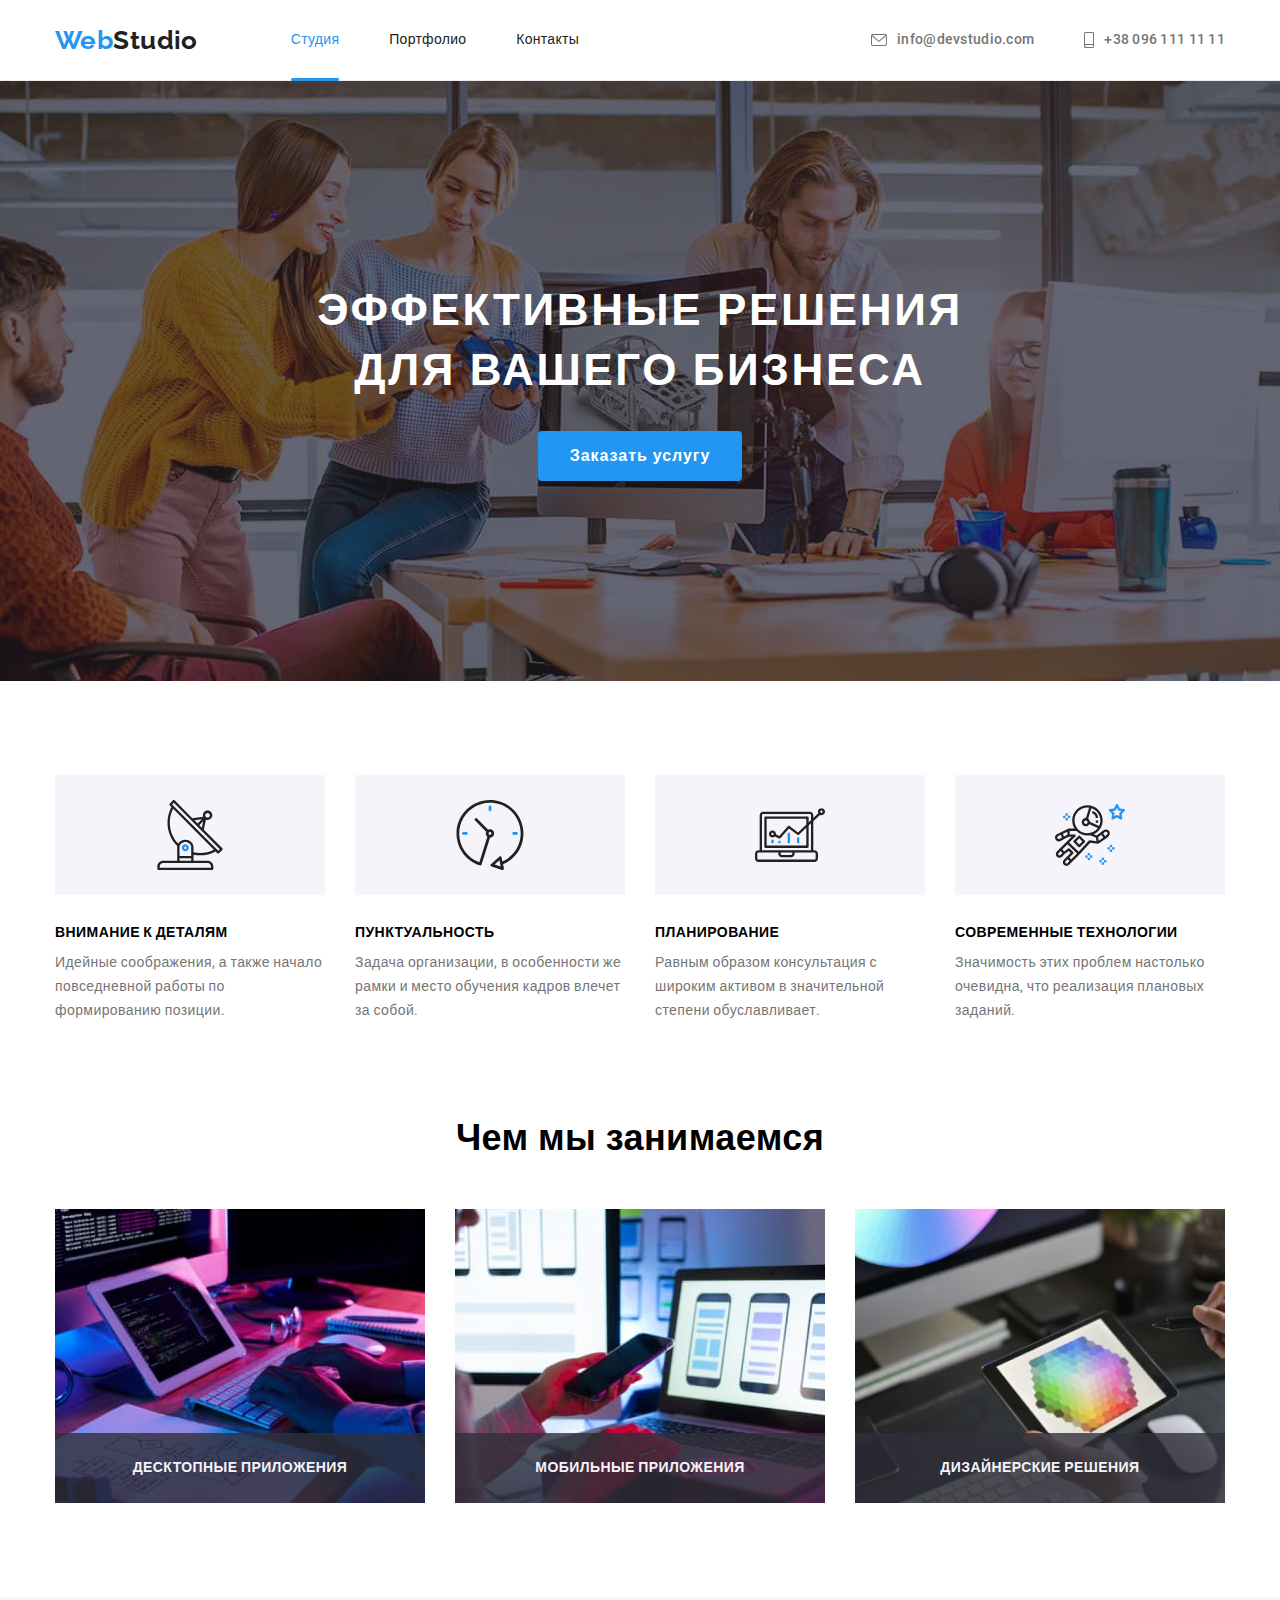
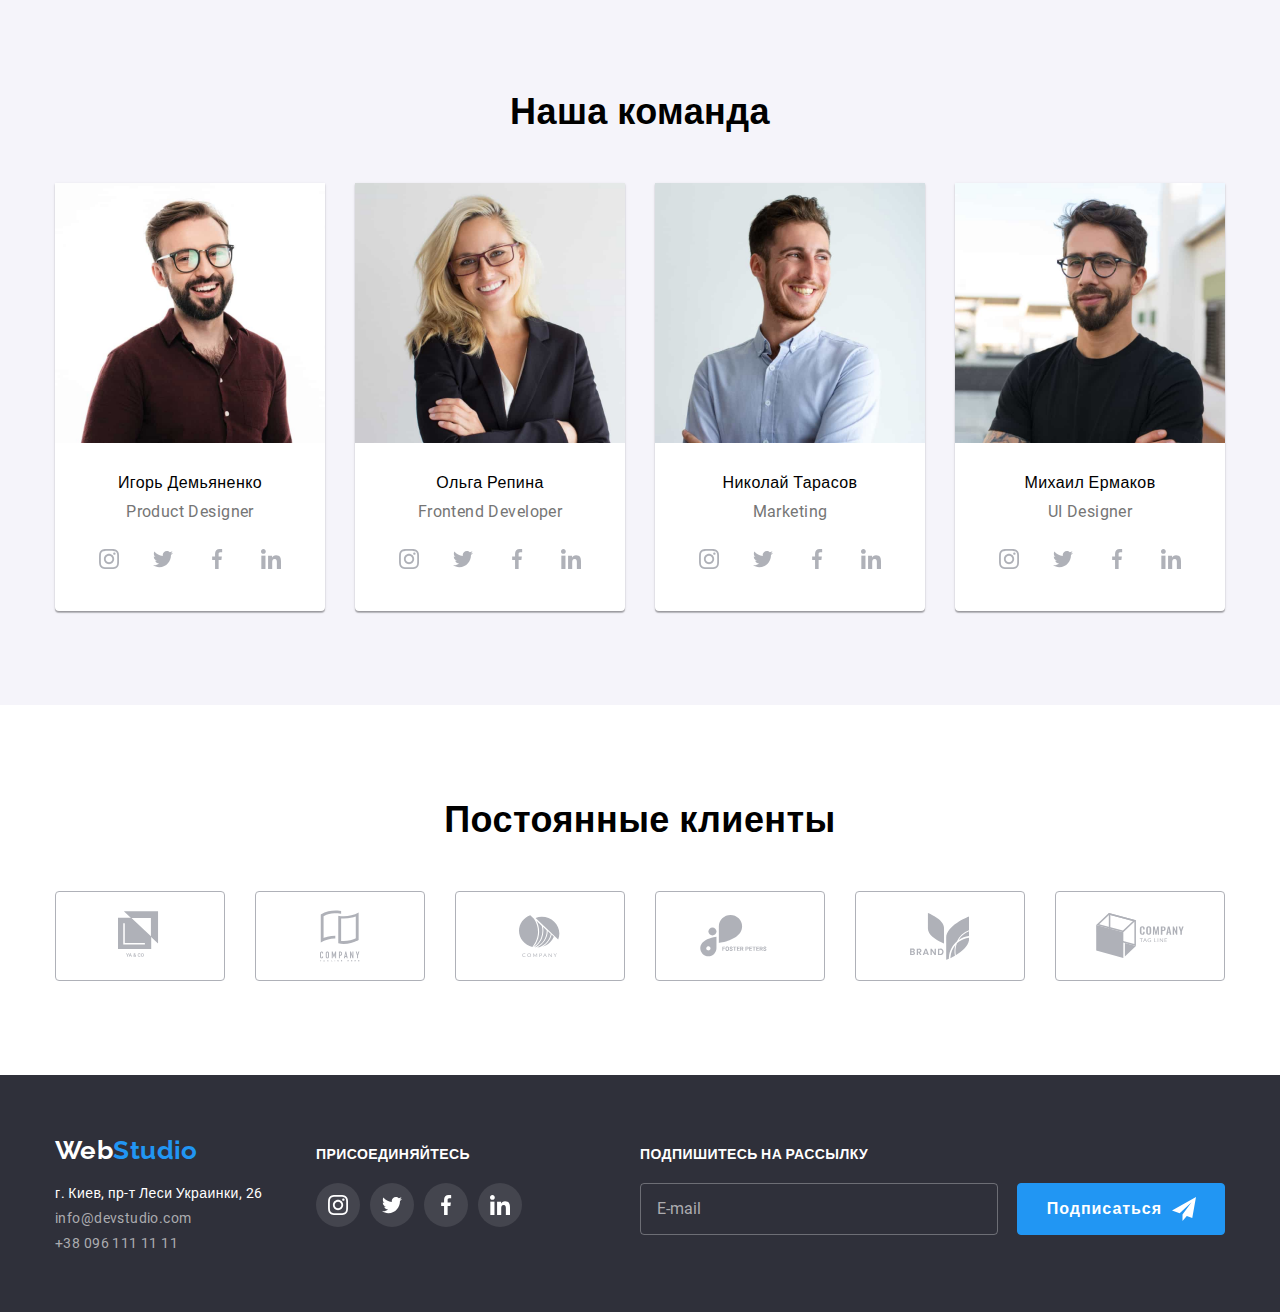
<file: index.html>
<!DOCTYPE html>
<html lang="ru">
  <head>
    <meta charset="UTF-8" />
    <meta name="viewport" content="width=device-width, initial-scale=1.0" />
    <meta name="description" content="Веб-студия" />
    <link href="https://fonts.googleapis.com/css2?family=Raleway:wght@700&family=Roboto:wght@400;500;700;900&display=swap" rel="stylesheet" />
    <link rel="stylesheet" href="./css/main.min.css" />
    <link rel="stylesheet" href="./js/modal.js" />
    <title>Web Studio</title>
  </head>

  <body>
    <!-- Шапка сайта -->
    <header class="header">
      <div class="container header__container">
        <a class="logo" href=""><span class="logo--accent-collor">Web</span><span>Studio</span></a>
        <!-- навигация -->
        <nav class="header__navigation">
          <ul class="list menu">
            <li class="menu__item"><a class="link menu__link menu__link--current" href="/">Студия</a></li>
            <li class="menu__item"><a class="link menu__link" href="./portfolio.html">Портфолио</a></li>
            <li class="menu__item"><a class="link menu__link" href="#add">Контакты</a></li>
          </ul>
        </nav>
        <!--контакты-->
        <ul class="list contact">
          <li class="contact__item">
            <a class="link contact__link" href="mailto:info@devstudio.com">
              <svg class="contact__icon" width="16" height="12">
                <use href="./images/icons.svg#email"></use>
              </svg>
              info@devstudio.com
            </a>
          </li>
          <li class="contact__item">
            <a class="link contact__link" href="tel:+380961111111">
              <svg class="contact__icon" width="10" height="16">
                <use href="./images/icons.svg#phone"></use>
              </svg>
              +38 096 111 11 11
            </a>
          </li>
        </ul>
      </div>
    </header>

    <main>
      <!-- герои -->
      <section class="hero">
        <div class="container">
          <h1 class="hero__title">
            Эффективные решения для вашего бизнеса
          </h1>
          <button data-modal-open class="button" type="button">Заказать услугу</button>
        </div>
      </section>

      <!-- особенности competence-->
      <section class="section section--padding-bottom">
        <div class="container">
          <h2 class="visually-hidden">Особенности</h2>
          <ul class="grid list competence">
            <li class="grid__item competence__item">
              <div class="competence__bg-box">
                <svg class="icon" width="70" height="70">
                  <use href="./images/icons.svg#antenna"></use>
                </svg>
              </div>
              <div class="competence__meta">
                <h3 class="heading">Внимание к деталям</h3>
                <p class="competence__text">
                  Идейные соображения, а также начало повседневной работы по формированию позиции.
                </p>
              </div>
            </li>
            <li class="grid__item competence__item">
              <div class="competence__bg-box">
                <svg class="icon" width="70" height="70">
                  <use href="./images/icons.svg#clock"></use>
                </svg>
              </div>
              <div class="competence__meta">
                <h3 class="heading">Пунктуальность</h3>
                <p class="competence__text">
                  Задача организации, в особенности же рамки и место обучения кадров влечет за собой.
                </p>
              </div>
            </li>
            <li class="grid__item competence__item">
              <div class="competence__bg-box">
                <svg class="icon" width="70" height="70">
                  <use href="./images/icons.svg#diagram"></use>
                </svg>
              </div>
              <div class="competence__meta">
                <h3 class="heading">Планирование</h3>
                <p class="competence__text">
                  Равным образом консультация с широким активом в значительной степени обуславливает.
                </p>
              </div>
            </li>
            <li class="grid__item competence__item">
              <div class="competence__bg-box">
                <svg class="icon" width="70" height="70">
                  <use href="./images/icons.svg#astronaut"></use>
                </svg>
              </div>
              <div class="competence__meta">
                <h3 class="heading">Современные технологии</h3>
                <p class="competence__text">
                  Значимость этих проблем настолько очевидна, что реализация плановых заданий.
                </p>
              </div>
            </li>
          </ul>
        </div>
      </section>

      <!-- Чем мы занимаемся -->
      <section class="section">
        <div class="container">
          <h2 class="section__title">Чем мы занимаемся</h2>

          <ul class="grid list work">
            <li class="grid__item">
              <div class="work__thumb">
                <img src="./images/box1.jpg" alt="Десктопные приложения" width="370" />
                <span class="work__text">Десктопные приложения</span>
              </div>
            </li>
            <li class="grid__item">
              <div class="work__thumb">
                <img src="./images/box2.jpg" alt="Мобильные приложения" width="370" />
                <span class="work__text">Мобильные приложения</span>
              </div>
            </li>
            <li class="grid__item">
              <div class="work__thumb">
                <img src="./images/box3.jpg" alt="Дизайнерские решения" width="370" />
                <span class="work__text">Дизайнерские решения</span>
              </div>
            </li>
          </ul>
        </div>
      </section>

      <!--Наша команда-->
      <section class="section section--bg">
        <div class="container">
          <h2 class="section__title">Наша команда</h2>

          <ul class="grid team list">
            <li class="grid__item team__item-border">
              <img src="./images/teamcard1.jpg" alt="Игорь Демьяненко" width="270" height="260" />
              <div class="team__meta">
                <h3 class="team__name">Игорь Демьяненко</h3>
                <p class="team__position">Product Designer</p>

                <div class="social-set">
                  <ul class="social list">
                    <li class="social__item">
                      <a href="" class="social__link">
                        <svg class="social__icon">
                          <use href="./images/icons.svg#instagram"></use>
                        </svg>
                      </a>
                    </li>
                    <li class="social__item">
                      <a href="" class="social__link">
                        <svg class="social__icon">
                          <use href="./images/icons.svg#twitter"></use>
                        </svg>
                      </a>
                    </li>
                    <li class="social__item">
                      <a href="" class="social__link">
                        <svg class="social__icon">
                          <use href="./images/icons.svg#facebook"></use>
                        </svg>
                      </a>
                    </li>
                    <li class="social__item">
                      <a href="" class="social__link">
                        <svg class="social__icon">
                          <use href="./images/icons.svg#linkedin"></use>
                        </svg>
                      </a>
                    </li>
                  </ul>
                </div>
              </div>
            </li>
            <li class="grid__item team__item-border">
              <img src="./images/teamcard2.jpg" alt="Ольга Репина" width="270" />
              <div class="team__meta">
                <h3 class="team__name">Ольга Репина</h3>
                <p class="team__position">Frontend Developer</p>

                <div class="team-social">
                  <ul class="social list">
                    <li class="social__item">
                      <a href="" class="social__link">
                        <svg class="social__icon">
                          <use href="./images/icons.svg#instagram"></use>
                        </svg>
                      </a>
                    </li>
                    <li class="social__item">
                      <a href="" class="social__link">
                        <svg class="social__icon">
                          <use href="./images/icons.svg#twitter"></use>
                        </svg>
                      </a>
                    </li>
                    <li class="social__item">
                      <a href="" class="social__link">
                        <svg class="social__icon">
                          <use href="./images/icons.svg#facebook"></use>
                        </svg>
                      </a>
                    </li>
                    <li class="social__item">
                      <a href="" class="social__link">
                        <svg class="social__icon">
                          <use href="./images/icons.svg#linkedin"></use>
                        </svg>
                      </a>
                    </li>
                  </ul>
                </div>
              </div>
            </li>
            <li class="grid__item team__item-border">
              <img src="./images/teamcard3.jpg" alt="Николай Тарасов" width="270" />
              <div class="team__meta">
                <h3 class="team__name">Николай Тарасов</h3>
                <p class="team__position">Marketing</p>

                <div class="team-social">
                  <ul class="social list">
                    <li class="social__item">
                      <a href="" class="social__link">
                        <svg class="social__icon">
                          <use href="./images/icons.svg#instagram"></use>
                        </svg>
                      </a>
                    </li>
                    <li class="social__item">
                      <a href="" class="social__link">
                        <svg class="social__icon">
                          <use href="./images/icons.svg#twitter"></use>
                        </svg>
                      </a>
                    </li>
                    <li class="social__item">
                      <a href="" class="social__link">
                        <svg class="social__icon">
                          <use href="./images/icons.svg#facebook"></use>
                        </svg>
                      </a>
                    </li>
                    <li class="social__item">
                      <a href="" class="social__link">
                        <svg class="social__icon">
                          <use href="./images/icons.svg#linkedin"></use>
                        </svg>
                      </a>
                    </li>
                  </ul>
                </div>
              </div>
            </li>
            <li class="grid__item team__item-border">
              <img src="./images/teamcard4.jpg" alt="Михаил Ермаков" width="270" />
              <div class="team__meta">
                <h3 class="team__name">Михаил Ермаков</h3>
                <p class="team__position">UI Designer</p>

                <div class="team-social">
                  <ul class="social list">
                    <li class="social__item">
                      <a href="" class="social__link">
                        <svg class="social__icon">
                          <use href="./images/icons.svg#instagram"></use>
                        </svg>
                      </a>
                    </li>
                    <li class="social__item">
                      <a href="" class="social__link">
                        <svg class="social__icon">
                          <use href="./images/icons.svg#twitter"></use>
                        </svg>
                      </a>
                    </li>
                    <li class="social__item">
                      <a href="" class="social__link">
                        <svg class="social__icon">
                          <use href="./images/icons.svg#facebook"></use>
                        </svg>
                      </a>
                    </li>
                    <li class="social__item">
                      <a href="" class="social__link">
                        <svg class="social__icon">
                          <use href="./images/icons.svg#linkedin"></use>
                        </svg>
                      </a>
                    </li>
                  </ul>
                </div>
              </div>
            </li>
          </ul>
        </div>
      </section>

      <!--Постоянные клиенты-->
      <section class="section">
        <div class="container">
          <h2 class="section__title">Постоянные клиенты</h2>
          <ul class="grid clients list">
            <li class="grid__item clients__item">
              <a href="" class="clients__link">
                <svg class="clients__icon" width="44.27" height="49.23">
                  <use href="./images/icons.svg#logo-1"></use>
                </svg>
              </a>
            </li>
            <li class="grid__item clients__item">
              <a href="" class="clients__link">
                <svg class="clients__icon" width="40" height="52">
                  <use href="./images/icons.svg#logo-2"></use>
                </svg>
              </a>
            </li>
            <li class="grid__item clients__item">
              <a href="" class="clients__link">
                <svg class="clients__icon" width="41" height="42.6">
                  <use href="./images/icons.svg#logo-3"></use>
                </svg>
              </a>
            </li>
            <li class="grid__item clients__item">
              <a href="" class="clients__link">
                <svg class="clients__icon" width="79.66" height="42.2">
                  <use href="./images/icons.svg#logo-4"></use>
                </svg>
              </a>
            </li>
            <li class="grid__item clients__item">
              <a href="" class="clients__link">
                <svg class="clients__icon" width="59" height="47">
                  <use href="./images/icons.svg#logo-5"></use>
                </svg>
              </a>
            </li>
            <li class="grid__item clients__item">
              <a href="" class="clients__link">
                <svg class="clients__icon" width="88.48" height="45.44">
                  <use href="./images/icons.svg#logo-6"></use>
                </svg>
              </a>
            </li>
          </ul>
        </div>
      </section>
    </main>

    <!-- Футер -->
    <footer class="footer">
      <div class="container footer__container">
        <div class="footer__part">
          <a class="logo logo__footer-page" href="">Web<span class="logo--accent-collor">Studio</span></a>
          <!--адресс компании-->
          <address class="address">
            <a class="link contact__link footer__contact-link" href="" rel="nofollow noopener noreferrer" target="blanc">
              г. Киев, пр-т Леси Украинки, 26</a
            >
            <a class="link contact__link footer__contact-link" href="mailto:info@devstudio.com">info@devstudio.com</a>
            <a class="link contact__link footer__contact-link" href="tel:+380961111111">+38 096 111 11 11</a>
          </address>
        </div>

        <div class="footer__part footer-social">
          <h3 class="heading heading--margin">присоединяйтесь</h3>
          <ul class="social list">
            <li class="social__item">
              <a href="" class="social__link social__link--bg">
                <svg class="social__icon social__icon--col-unchanged">
                  <use href="./images/icons.svg#instagram"></use>
                </svg>
              </a>
            </li>
            <li class="social__item">
              <a href="" class="social__link social__link--bg">
                <svg class="social__icon social__icon--col-unchanged">
                  <use href="./images/icons.svg#twitter"></use>
                </svg>
              </a>
            </li>
            <li class="social__item">
              <a href="" class="social__link social__link--bg">
                <svg class="social__icon social__icon--col-unchanged">
                  <use href="./images/icons.svg#facebook"></use>
                </svg>
              </a>
            </li>
            <li class="social__item">
              <a href="" class="social__link social__link--bg">
                <svg class="social__icon social__icon--col-unchanged">
                  <use href="./images/icons.svg#linkedin"></use>
                </svg>
              </a>
            </li>
          </ul>
        </div>

        <div class="footer__part">
          <h3 class="heading heading--margin">Подпишитесь на рассылку</h3>

          <form class="footer-form" autocomplete="on" novalidate>
            <div class="email-form" role="group" aria-label="email-form-footer">
              <input class="email__input" type="email" name="email" id="footer-email" placeholder="E-mail" />

              <button class="button button__footer" type="submit">
                Подписаться
                <svg class="button__icon" width="24" height="24">
                  <use href="./images/icons.svg#icon-send"></use>
                </svg>
              </button>
            </div>
          </form>
        </div>
      </div>
    </footer>

    <div class="backdrop is-hidden" data-modal>
      <div class="modal">
        <button class="modal-button__close" data-modal-close type="button">
          <svg class="modal-button__icon" height="18" width="18">
            <use href="./images/icons.svg#close"></use>
          </svg>
        </button>

        <form class="modal-form" autocomplete="on" novalidate>
          <div class="modal-form__container" role="group" aria-label="form-heading">
            <p class="form-heading" id="form-heading">
              Оставьте свои данные, мы вам перезвоним
            </p>

            <div class="element">
              <label class="modal-form__label" for="name">Имя</label>

              <div class="form-field">
                <input class="modal-form__input" type="text" id="name" name="name" pattern="^[A-Za-zА-Яа-яЁё\s]+$" required />
                <svg class="modal-form__icon">
                  <use href="./images/icons.svg#person"></use>
                </svg>
              </div>
            </div>

            <div class="element">
              <label class="modal-form__label" for="tel">Телефон</label>

              <div class="form-field">
                <input class="modal-form__input" type="tel" id="tel" pattern="[0-9]{10}" required />
                <svg class="modal-form__icon">
                  <use href="./images/icons.svg#phone-icon"></use>
                </svg>
              </div>
            </div>

            <div class="element">
              <label class="modal-form__label" for="email">Почта</label>

              <div class="form-field">
                <input class="modal-form__input" type="email" id="email" />
                <svg class="modal-form__icon">
                  <use href="./images/icons.svg#email-black"></use>
                </svg>
              </div>
            </div>

            <div class="element">
              <label class="modal-form__label" for="commit">Комментарий</label>

              <div class="form-field">
                <textarea
                  class="modal-form__input modal-form__input--textarea"
                  name="commit"
                  id="commit"
                  placeholder="Введите текст"
                  rows="6"
                ></textarea>
              </div>
            </div>
          </div>

          <div class="checkbox">
            <label class="checkbox__label">
              <input class="checkbox_input checkbox__visually-hidden" type="checkbox" name="checkbox" />
              <!-- <span class="check-icon"></span> -->
              <svg class="checkbox__icon" width="16" height="15">
                <use href="./images/icons.svg#icon-check"></use>
              </svg>
              <span class="checkbox-text">Соглашаюсь с рассылкой и принимаю</span>
            </label>
            <a class="checkbox__link" href="/">Условия договора</a>
          </div>
          <button class="button button__form" type="submit">Отправить</button>
        </form>
      </div>
    </div>

    <script src="./js/modal.js"></script>
  </body>
</html>
</file>
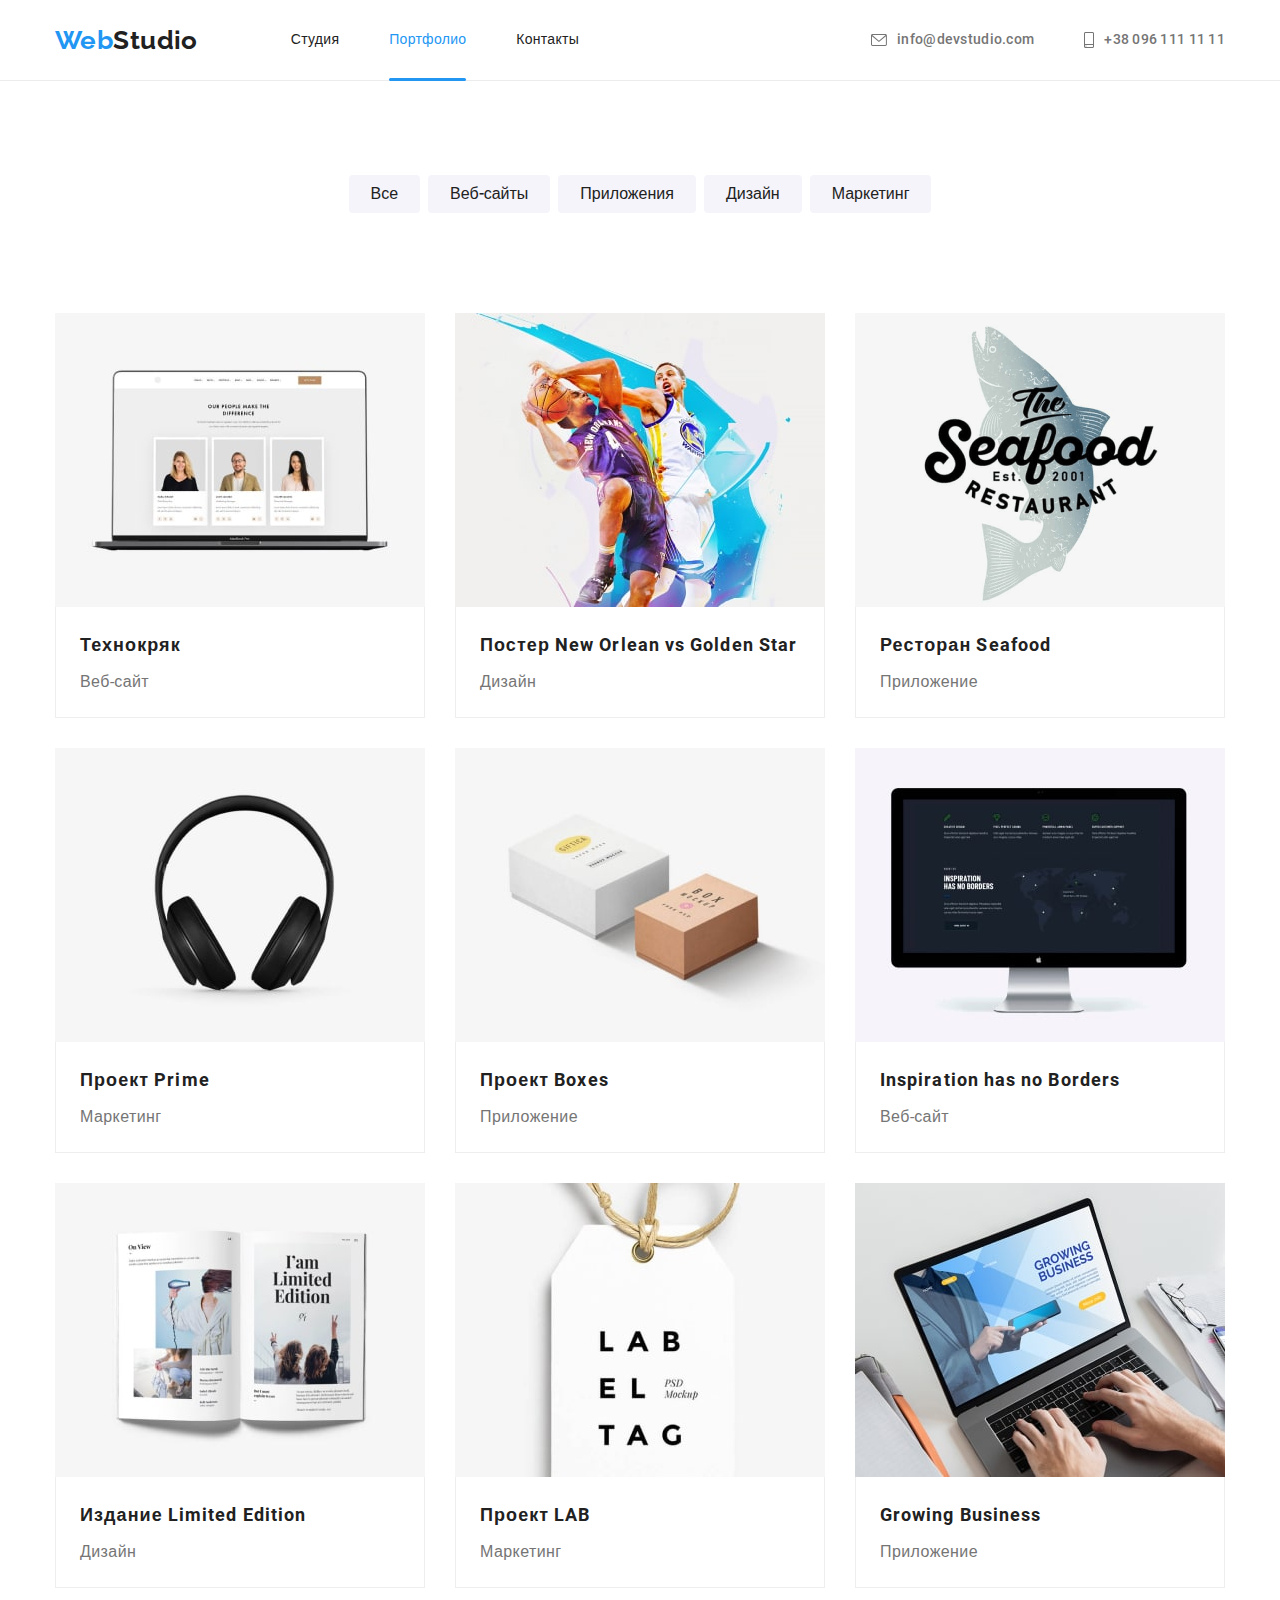
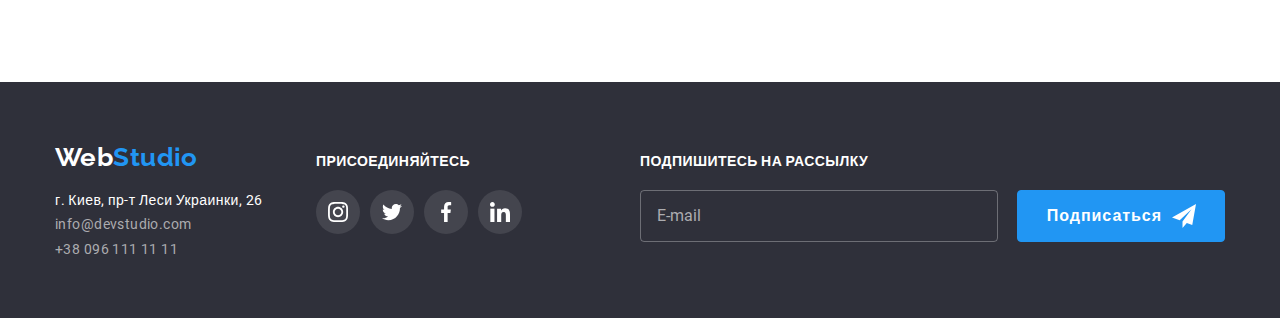
<file: portfolio.html>
<!DOCTYPE html>
<html lang="ru">
  <head>
    <meta charset="UTF-8" />
    <meta name="viewport" content="width=device-width, initial-scale=1.0" />
    <meta name="description" content="Портфолио" />
    <link href="https://fonts.googleapis.com/css2?family=Raleway:wght@700&family=Roboto:wght@400;500;700;900&display=swap" rel="stylesheet" />
    <link rel="preconnect" href="https://fonts.gstatic.com" />
    <link rel="stylesheet" href="./css/main.min.css" />
    <title>Портфолио</title>
  </head>

  <body>
    <!-- Шапка сайта -->
    <header class="header">
      <div class="container header__container">
        <a class="logo" href=""><span class="logo--accent-collor">Web</span><span>Studio</span></a>
        <!-- навигация -->
        <nav class="header__navigation">
          <ul class="list menu">
            <li class="menu__item"><a class="link menu__link" href="./index.html">Студия</a></li>
            <li class="menu__item"><a class="link menu__link menu__link--current" href="/">Портфолио</a></li>
            <li class="menu__item"><a class="link menu__link" href="#add">Контакты</a></li>
          </ul>
        </nav>
        <!--контакты-->
        <ul class="list contact">
          <li class="contact__item">
            <a class="link contact__link" href="mailto:info@devstudio.com">
              <svg class="contact__icon" width="16" height="12">
                <use href="./images/icons.svg#email"></use>
              </svg>
              info@devstudio.com
            </a>
          </li>
          <li class="contact__item">
            <a class="link contact__link" href="tel:+380961111111">
              <svg class="contact__icon" width="10" height="16">
                <use href="./images/icons.svg#phone"></use>
              </svg>
              +38 096 111 11 11
            </a>
          </li>
        </ul>
      </div>
    </header>

    <main>
      <h1 class="visually-hidden">Портфолио</h1>

      <section class="section">
        <div class="container">
          <div class="filter">
            <ul class="filter list">
              <li class="filter__item"><button class="filter__button" type="button">Все</button></li>
              <li class="filter__item"><button class="filter__button" type="button">Веб-сайты</button></li>
              <li class="filter__item"><button class="filter__button" type="button">Приложения</button></li>
              <li class="filter__item"><button class="filter__button" type="button">Дизайн</button></li>
              <li class="filter__item"><button class="filter__button" type="button">Маркетинг</button></li>
            </ul>
          </div>
          <!--примеры наших работ-->
          <ul class="grid list">
            <li class="grid__item">
              <article class="product">
                <a class="link product__link" href="/">
                  <div class="product__img">
                    <img src="./images/port1.jpg" alt="Веб-сайт" width="370" />
                    <div class="product__overlay">
                      <p class="product__text">
                        Технокряк это современная площадка распространения коронавируса. Компании используют эту платформу для цифрового шпионажа и
                        атак на защищённые сервера конкурентов.
                      </p>
                    </div>
                  </div>
                  <div class="product__meta">
                    <h2 class="product__name">Технокряк</h2>
                    <p class="product__type">Веб-сайт</p>
                  </div>
                </a>
              </article>
            </li>

            <li class="grid__item">
              <article class="product">
                <a class="link product__link" href="/">
                  <div class="product__img">
                    <img src="./images/port2.jpg" alt="Постер" width="370" />
                    <div class="product__overlay">
                      <p class="product__text">
                        Технокряк это современная площадка распространения коронавируса. Компании используют эту платформу для цифрового шпионажа и
                        атак на защищённые сервера конкурентов.
                      </p>
                    </div>
                  </div>

                  <div class="product__meta">
                    <h2 class="product__name">Постер New Orlean vs Golden Star</h2>
                    <p class="product__type">Дизайн</p>
                  </div>
                </a>
              </article>
            </li>

            <li class="grid__item">
              <article class="product">
                <a class="link product__link" href="/">
                  <div class="product__img">
                    <img src="./images/port3.png" alt="приложения для ресторанов" width="370" />
                    <div class="product__overlay">
                      <p class="product__text">
                        Технокряк это современная площадка распространения коронавируса. Компании используют эту платформу для цифрового шпионажа и
                        атак на защищённые сервера конкурентов.
                      </p>
                    </div>
                  </div>
                  <div class="product__meta">
                    <h2 class="product__name">Ресторан Seafood</h2>
                    <p class="product__type">Приложение</p>
                  </div>
                </a>
              </article>
            </li>

            <li class="grid__item">
              <article class="product">
                <a class="link product__link" href="/">
                  <div class="product__img">
                    <img src="./images/port4.jpg" alt="продвижение" width="370" />
                    <div class="product__overlay">
                      <p class="product__text">
                        Технокряк это современная площадка распространения коронавируса. Компании используют эту платформу для цифрового шпионажа и
                        атак на защищённые сервера конкурентов.
                      </p>
                    </div>
                  </div>
                  <div class="product__meta">
                    <h2 class="product__name">Проект Prime</h2>
                    <p class="product__type">Маркетинг</p>
                  </div>
                </a>
              </article>
            </li>
            <li class="grid__item">
              <article class="product">
                <a class="link product__link" href="/">
                  <div class="product__img">
                    <img src="./images/port5.jpg" alt="Приложение" width="370" />
                    <div class="product__overlay">
                      <p class="product__text">
                        Технокряк это современная площадка распространения коронавируса. Компании используют эту платформу для цифрового шпионажа и
                        атак на защищённые сервера конкурентов.
                      </p>
                    </div>
                  </div>
                  <div class="product__meta">
                    <h2 class="product__name">Проект Boxes</h2>
                    <p class="product__type">Приложение</p>
                  </div>
                </a>
              </article>
            </li>

            <li class="grid__item">
              <article class="product">
                <a class="link product__link" href="/">
                  <div class="product__img">
                    <img src="./images/port6.jpg" alt="Вдохновение не имеет границ" width="370" />
                    <div class="product__overlay">
                      <p class="product__text">
                        Технокряк это современная площадка распространения коронавируса. Компании используют эту платформу для цифрового шпионажа и
                        атак на защищённые сервера конкурентов.
                      </p>
                    </div>
                  </div>
                  <div class="product__meta">
                    <h2 class="product__name">Inspiration has no Borders</h2>
                    <p class="product__type">Веб-сайт</p>
                  </div>
                </a>
              </article>
            </li>
            <li class="grid__item">
              <article class="product">
                <a class="link product__link" href="/">
                  <div class="product__img">
                    <img src="./images/port7.jpg" alt="ексклюзывные издания" width="370" />
                    <div class="product__overlay">
                      <p class="product__text">
                        Технокряк это современная площадка распространения коронавируса. Компании используют эту платформу для цифрового шпионажа и
                        атак на защищённые сервера конкурентов.
                      </p>
                    </div>
                  </div>
                  <div class="product__meta">
                    <h2 class="product__name">Издание Limited Edition</h2>
                    <p class="product__type">Дизайн</p>
                  </div>
                </a>
              </article>
            </li>
            <li class="grid__item">
              <article class="product">
                <a class="link product__link" href="/">
                  <div class="product__img">
                    <img src="./images/port8.jpg" alt="подарки" width="370" />
                    <div class="product__overlay">
                      <p class="product__text">
                        Технокряк это современная площадка распространения коронавируса. Компании используют эту платформу для цифрового шпионажа и
                        атак на защищённые сервера конкурентов.
                      </p>
                    </div>
                  </div>
                  <div class="product__meta">
                    <h2 class="product__name">Проект LAB</h2>
                    <p class="product__type">Маркетинг</p>
                  </div>
                </a>
              </article>
            </li>
            <li class="grid__item">
              <article class="product">
                <a class="link product__link" href="/">
                  <div class="product__img">
                    <img src="./images/port9.jpg" alt="приложения" width="370" />
                    <div class="product__overlay">
                      <p class="product__text">
                        Технокряк это современная площадка распространения коронавируса. Компании используют эту платформу для цифрового шпионажа и
                        атак на защищённые сервера конкурентов.
                      </p>
                    </div>
                  </div>
                  <div class="product__meta">
                    <h2 class="product__name">Growing Business</h2>
                    <p class="product__type">Приложение</p>
                  </div>
                </a>
              </article>
            </li>
          </ul>
        </div>
      </section>
    </main>

    <!-- Футер -->
    <footer class="footer">
      <div class="container footer__container">
        <div class="footer__part">
          <a class="logo logo__footer-page" href="">Web<span class="logo--accent-collor">Studio</span></a>
          <!--адресс компании-->
          <address class="address">
            <a class="link contact__link footer__contact-link" href="" rel="nofollow noopener noreferrer" target="blanc">
              г. Киев, пр-т Леси Украинки, 26</a
            >
            <a class="link contact__link footer__contact-link" href="mailto:info@devstudio.com">info@devstudio.com</a>
            <a class="link contact__link footer__contact-link" href="tel:+380961111111">+38 096 111 11 11</a>
          </address>
        </div>

        <div class="footer__part footer-social">
          <h3 class="heading heading--margin">присоединяйтесь</h3>
          <ul class="social list">
            <li class="social__item">
              <a href="" class="social__link social__link--bg">
                <svg class="social__icon social__icon--col-unchanged">
                  <use href="./images/icons.svg#instagram"></use>
                </svg>
              </a>
            </li>
            <li class="social__item">
              <a href="" class="social__link social__link--bg">
                <svg class="social__icon social__icon--col-unchanged">
                  <use href="./images/icons.svg#twitter"></use>
                </svg>
              </a>
            </li>
            <li class="social__item">
              <a href="" class="social__link social__link--bg">
                <svg class="social__icon social__icon--col-unchanged">
                  <use href="./images/icons.svg#facebook"></use>
                </svg>
              </a>
            </li>
            <li class="social__item">
              <a href="" class="social__link social__link--bg">
                <svg class="social__icon social__icon--col-unchanged">
                  <use href="./images/icons.svg#linkedin"></use>
                </svg>
              </a>
            </li>
          </ul>
        </div>

        <div class="footer__part">
          <h3 class="heading heading--margin">Подпишитесь на рассылку</h3>

          <form class="footer-form" autocomplete="on" novalidate>
            <div class="email-form" role="group" aria-label="email-form-footer">
              <input class="email__input" type="email" name="email" id="footer-email" placeholder="E-mail" />

              <button class="button button__footer" type="submit">
                Подписаться
                <svg class="button__icon" width="24" height="24">
                  <use href="./images/icons.svg#icon-send"></use>
                </svg>
              </button>
            </div>
          </form>
        </div>
      </div>
    </footer>
  </body>
</html>
</file>
<file: css/main.min.css>
/*! modern-normalize | MIT License | https://github.com/sindresorhus/modern-normalize */html{box-sizing:border-box}*,*::before,*::after{box-sizing:inherit}html{line-height:1.15}body{margin:0}h1{font-size:2em;margin:0.67em 0}hr{box-sizing:content-box;height:0}pre{font-family:monospace, monospace;font-size:1em}a{-webkit-text-decoration-skip:objects}abbr[title]{text-decoration:underline dotted}b,strong{font-weight:bolder}code,kbd,samp{font-family:monospace, monospace;font-size:1em}small{font-size:80%}sub,sup{font-size:75%;line-height:0;position:relative;vertical-align:baseline}sub{bottom:-0.25em}sup{top:-0.5em}button,input,optgroup,select,textarea{font-family:inherit;font-size:100%;line-height:1.15;margin:0}button,select{text-transform:none}button,[type="reset"],[type="submit"]{-webkit-appearance:button}button::-moz-focus-inner,[type="button"]::-moz-focus-inner,[type="reset"]::-moz-focus-inner,[type="submit"]::-moz-focus-inner{border-style:none;padding:0}button:-moz-focusring,[type="button"]:-moz-focusring,[type="reset"]:-moz-focusring,[type="submit"]:-moz-focusring{outline:1px dotted ButtonText}fieldset{padding:0.35em 0.75em 0.625em}legend{padding:0}progress{vertical-align:baseline}[type="number"]::-webkit-inner-spin-button,[type="number"]::-webkit-outer-spin-button{height:auto}[type="search"]{-webkit-appearance:textfield;outline-offset:-2px}[type="search"]::-webkit-search-cancel-button,[type="search"]::-webkit-search-decoration{-webkit-appearance:none}::-webkit-file-upload-button{-webkit-appearance:button;font:inherit}details{display:block}summary{display:list-item}.visually-hidden{position:absolute !important;clip:rect(1px 1px 1px 1px);clip:rect(1px, 1px, 1px, 1px);padding:0 !important;border:0 !important;height:1px !important;width:1px !important;overflow:hidden}.checkbox__visually-hidden{position:absolute;width:1px;height:1px;margin:-1px;border-radius:0;padding:0;clip:rect(0 0 0 0);overflow:hidden}:root{--title-font: "Roboto", sans-serif;--text-title-color: #212121;--text-primery-color: #757575;--white-color: #ffffff;--grey-color: #f5f4fa;--secondary-accent-color: #2f303a;--bg-headline-color: rgba(47, 48, 58, 0.8);--backdrop-bg-color: rgba(0, 0, 0, 0.2);--border-color-for-modal: rgba(33, 33, 33, 0.2);--modal-form__input--textarea: rgba(117, 117, 117, 0.502);--color-border-email: rgba(255, 255, 255, 0.3);--primery-accent-color: #2196f3;--secondary-accent-col: #188ce8;--header-bottom-border: #ececec;--border-card-color: #eeeeee;--base-icon-color: #afb1b8;--address--link-col: #acacb0;--footer-link-bg: #ffffff1a;--container-width: 1200px;--card-bg-overlay-color: rgba(33, 150, 243, 0.9);--linear-gradient-bgi: linear-gradient(to right, rgba(47, 48, 58, 0.4), rgba(47, 48, 58, 0.4));--box-shadow: 0px 1px 3px rgba(0, 0, 0, 0.12), 0px 1px 1px rgba(0, 0, 0, 0.14), 0px 2px 1px rgba(0, 0, 0, 0.2);--portfolio-box-shadow: 0px 1px 1px rgba(0, 0, 0, 0.12), 0px 4px 4px rgba(0, 0, 0, 0.06), 1px 4px 6px rgba(0, 0, 0, 0.16);--button-shadow: 0px 3px 1px rgba(0, 0, 0, 0.1), 0px 1px 2px rgba(0, 0, 0, 0.08), 0px 2px 2px rgba(0, 0, 0, 0.12);--animation: 250ms cubic-bezier(0.4, 0, 0.2, 1);--grid-num: 3}@font-face{font-family:"Roboto";font-style:normal;font-weight:400;src:url("../fonts/roboto-v27-latin-regular.eot");src:local(""),url("../fonts/roboto-v27-latin-regular.eot?#iefix") format("embedded-opentype"),url("../fonts/roboto-v27-latin-regular.woff2") format("woff2"),url("../fonts/roboto-v27-latin-regular.woff") format("woff"),url("../fonts/roboto-v27-latin-regular.ttf") format("truetype"),url("../fonts/roboto-v27-latin-regular.svg#Roboto") format("svg")}@font-face{font-family:"Roboto";font-style:normal;font-weight:500;src:url("../fonts/roboto-v27-latin-500.eot");src:local(""),url("../fonts/roboto-v27-latin-500.eot?#iefix") format("embedded-opentype"),url("../fonts/roboto-v27-latin-500.woff2") format("woff2"),url("../fonts/roboto-v27-latin-500.woff") format("woff"),url("../fonts/roboto-v27-latin-500.ttf") format("truetype"),url("../fonts/roboto-v27-latin-500.svg#Roboto") format("svg")}@font-face{font-family:"Roboto";font-style:normal;font-weight:700;src:url("../fonts/roboto-v27-latin-700.eot");src:local(""),url("../fonts/roboto-v27-latin-700.eot?#iefix") format("embedded-opentype"),url("../fonts/roboto-v27-latin-700.woff2") format("woff2"),url("../fonts/roboto-v27-latin-700.woff") format("woff"),url("../fonts/roboto-v27-latin-700.ttf") format("truetype"),url("../fonts/roboto-v27-latin-700.svg#Roboto") format("svg")}@font-face{font-family:"Roboto";font-style:normal;font-weight:900;src:url("../fonts/roboto-v27-latin-900.eot");src:local(""),url("../fonts/roboto-v27-latin-900.eot?#iefix") format("embedded-opentype"),url("../fonts/roboto-v27-latin-900.woff2") format("woff2"),url("../fonts/roboto-v27-latin-900.woff") format("woff"),url("../fonts/roboto-v27-latin-900.ttf") format("truetype"),url("../fonts/roboto-v27-latin-900.svg#Roboto") format("svg")}@font-face{font-family:"Raleway";font-style:normal;font-weight:700;src:url("../fonts/raleway-v19-latin-700.eot");src:local(""),url("../fonts/raleway-v19-latin-700.eot?#iefix") format("embedded-opentype"),url("../fonts/raleway-v19-latin-700.woff2") format("woff2"),url("../fonts/raleway-v19-latin-700.woff") format("woff"),url("../fonts/raleway-v19-latin-700.ttf") format("truetype"),url("../fonts/raleway-v19-latin-700.svg#Raleway") format("svg")}html{box-sizing:border-box}*,*::before,*::after{box-sizing:inherit}body{font-family:var(--title-font);font-weight:500;font-size:14px;line-height:1.14;letter-spacing:0.03em;background-color:var(--white-color)}h1,h2,h3,p{margin-top:0px;margin-bottom:0px}img{display:block;max-width:100%;height:auto}address{font-style:normal;min-width:231px}.list{margin:0;padding:0;list-style:none}.link{letter-spacing:0.03em;text-decoration:none}.container{width:var(--container-width);padding-left:15px;padding-right:15px;margin:auto}.header{border-bottom:1px solid var(--header-bottom-border)}.header__container{display:flex;align-items:center}.header__navigation{margin-left:93px}.logo{display:block;font-family:"Raleway", sans-serif;font-weight:700;font-size:26px;line-height:1.19;text-decoration:none;color:var(--text-title-color)}.logo__footer-page{margin-bottom:20px;color:var(--white-color)}.logo--accent-collor{color:var(--primery-accent-color)}.menu{display:flex}.menu__item:not(:last-child){margin-right:50px}.menu__link{position:relative;display:block;padding-top:32px;padding-bottom:32px;letter-spacing:0.02em;color:var(--text-title-color);transition:color var(--animation)}.menu__link:hover,.menu__link:focus{color:var(--primery-accent-color)}.menu__link:after{content:"";position:absolute;display:block;height:3px;width:100%;border-radius:2px;bottom:-1px;background-color:transparent;transition:background-color var(--animation)}.menu__link:hover::after,.menu__link:focus::after{background-color:var(--primery-accent-color)}.menu__link--current{color:var(--primery-accent-color);transition:color var(--animation)}.menu__link--current::after{background-color:var(--primery-accent-color)}.menu__link--current:hover,.menu__link--current:focus,.menu__link--current:hover::after,.menu__link--current:focus::after{color:var(--secondary-accent-col)}.contact{display:flex;margin-left:auto}.contact__item+.contact__item{margin-left:50px}.contact__link{display:flex;align-items:center;padding-top:32px;padding-bottom:32px;letter-spacing:0.02em;color:var(--text-primery-color);transition:color var(--animation)}.contact__link:hover,.contact__link *:focus{color:var(--primery-accent-color)}.contact__icon{fill:currentColor;margin-right:10px;transition:fill var(--animation)}.contact__link:hover .contact__icon,.contact__link:focus .contact__icon{fill:var(--primery-accent-color)}.button{margin:0px;border-width:0px;min-width:200px;padding:10px 32px;border-radius:4px;font-family:inherit;font-weight:700;font-size:16px;line-height:1.89;letter-spacing:0.06em;color:var(--white-color);background-color:var(--primery-accent-color);cursor:pointer;transition:background-color var(--animation)}.button:hover,.button:focus{background-color:var(--secondary-accent-col)}.button__footer{display:inline-flex;justify-content:center;align-items:center;padding:10px 28px 10px 29px;border:1px solid var(--primery-accent-color)}.button__icon{fill:currentColor;margin-left:10px}.button__form{display:block;margin:auto}.backdrop{position:fixed;top:0;left:0;width:100%;height:100%;background-color:var(--backdrop-bg-color);opacity:1;transition:opacity var(--animation)}.backdrop.is-hidden{opacity:0;pointer-events:none;visibility:hidden}.backdrop.is-hidden .modal{transform:translate(-50%, -50%) scale(0.9)}.modal{position:absolute;top:50%;left:50%;display:flex;flex-direction:column;justify-content:center;align-items:center;padding:40px;color:var(--text-title-color);background-color:var(--white-color);box-shadow:var(--box-shadow);border-radius:4px;transform-origin:top left;transform:translate(-50%, -50%) scale(1);transition:transform var(--animation)}.modal-button__close{position:absolute;top:8px;right:8px;display:flex;justify-content:center;align-items:center;padding:0;width:30px;height:30px;border-radius:50%;border-color:transparent;color:var(--text-title-color);background:var(--white-color);border:1px solid rgba(0,0,0,0.1);cursor:pointer;transition:color var(--animation),border-color var(--animation) 250ms}.modal-button__close:hover,.modal-button__close:focus{color:var(--primery-accent-color);border-color:var(--primery-accent-color);outline-color:currentColor}.modal-button__icon{fill:currentColor}.modal-form__container{display:flex;flex-direction:column;justify-content:center;align-items:center;min-width:446px}.modal-form__label,.element,.textarea{display:block;width:100%}.element+.element{margin-top:10px}.form-heading{text-align:center;margin-bottom:12px;font-weight:700;font-size:20px;line-height:1.15}.modal-form__label{margin-bottom:4px;font-style:normal;font-weight:400;font-size:12px;line-height:1.17;letter-spacing:0.01em;color:var(--text-primery-color)}.modal-form__input{width:100%;padding-top:12px;padding-bottom:12px;padding-left:calc(12px + 18px + 12px);padding-right:12px;font-family:inherit;font-style:normal;font-weight:400;line-height:1.14;color:var(--black-color);letter-spacing:0.01em;outline-color:var(--secondary-accent-col);border-radius:4px;border-width:1px;border-style:solid;border-color:var(--border-color-for-modal);transition:border-color var(--animation)}.modal-form__input--textarea{padding:11px 15px;resize:none;overflow:hidden}.modal-form__input--textarea::placeholder{color:var(--modal-form__input--textarea)}.modal-form__input:focus{border-color:var(--primery-accent-color)}.form-field{position:relative}.modal-form__icon{position:absolute;width:18px;height:18px;top:50%;left:11px;transform:translateY(-50%);transition:fill var(--animation)}.modal-form__input:focus+.modal-form__icon{fill:var(--primery-accent-color)}.checkbox{margin-top:20px;margin-bottom:30px;text-align:center;font-style:normal;font-weight:normal;font-size:14px;line-height:1.71;color:var(--text-primery-color)}.checkbox__label{position:relative;display:inline-block;cursor:pointer;padding-left:calc(7px + 16px)}.checkbox__icon{position:absolute;top:50%;left:0;transform:translateY(-50%);border-width:2px;border-style:solid;border-color:var(--secondary-accent-color);background-color:transparent;border-radius:2px;fill:none;transition:fill var(--animation),background-color var(--animation),border-color var(--animation)}.checkbox_input:hover+.checkbox__icon,.checkbox_input:focus+.checkbox__icon{border-color:var(--primery-accent-color);outline-color:var(--primery-accent-color)}.checkbox_input:checked+.checkbox__icon{background-color:var(--primery-accent-color);fill:var(--white-color);border:none;outline-color:var(--primery-accent-color)}.checkbox__link{display:inline-block;margin-left:2px;color:var(--primery-accent-color);text-decoration:underline;transition:color var(--animation)}.checkbox__link:hover,.checkbox__link:focus{color:var(--secondary-accent-col);outline-color:currentColor}.social{display:flex;justify-content:space-between;align-items:center;min-width:206px}.social__item{width:calc((100% - 30px) / 4);margin-right:10px;height:44px}.social__item:nth-child(4n){margin-right:0}.social__link{display:flex;justify-content:center;align-items:center;width:100%;height:100%;border-radius:50%;background:var(--white-color);transition:background-color var(--animation)}.social__link--bg{background-color:var(--footer-link-bg)}.social__link:hover,.social__link:focus{background:var(--primery-accent-color)}.social__icon{width:20px;height:20px;fill:var(--base-icon-color);transition:var(--animation)}.social__icon--col-unchanged{fill:var(--white-color)}.social__link:hover .social__icon,.social__link:focus .social__icon{fill:var(--white-color)}.grid{display:flex;flex-wrap:wrap;margin-left:-30px;margin-top:-30px}.grid__item{flex-basis:calc((100% - 30px * var(--grid-num)) / var(--grid-num));margin-left:30px;margin-top:30px}.section{padding-top:94px;padding-bottom:94px}.section--bg{background-color:var(--grey-color)}.section--padding-bottom{padding-bottom:0}.section__title{margin-top:0px;margin-bottom:50px;font-weight:700;font-size:36px;line-height:1.17;text-align:center}.heading{margin-bottom:10px;font-weight:700;font-size:14px;text-transform:uppercase}.heading--margin{margin-bottom:20px}.hero{padding-top:200px;padding-bottom:200px;text-align:center;background-color:var(--secondary-accent-color);color:var(--white-color);background-image:var(--linear-gradient-bgi),url(../images/hero.jpg);background-repeat:no-repeat;background-position:center;background-size:1600px 600px}.hero__title{margin-right:auto;margin-left:auto;margin-bottom:30px;max-width:700px;font-weight:900;font-size:44px;line-height:1.36;letter-spacing:0.06em;text-transform:uppercase}.competence{--grid-num: 4}.competence__item{display:flex;flex-direction:column}.competence__text{font-size:14px;line-height:1.71;font-weight:400;color:var(--text-primery-color)}.competence__bg-box{display:flex;align-items:center;justify-content:center;background-color:var(--grey-color);min-height:120px;margin-bottom:30px}.work__thumb{position:relative}.work__text{position:absolute;left:0;bottom:0;display:block;width:100%;padding-top:27px;padding-bottom:27px;text-transform:uppercase;text-align:center;font-weight:bold;font-size:14px;line-height:1.14;background-color:var(--bg-headline-color);color:var(--grey-color)}.team{--grid-num: 4}.team__meta{font-weight:400;font-size:16px;line-height:1.19;text-align:center;margin-top:30px;margin-bottom:30px;margin-left:32px;margin-right:32px}.team__name{margin-bottom:10px;font-weight:500;font-size:inherit}.team__position{margin-bottom:16px;color:var(--text-primery-color)}.team__item-border{box-shadow:var(--box-shadow);border-radius:0px 0px 4px 4px;background-color:var(--white-color)}.clients{--grid-num: 6}.clients__item{min-height:90px}.clients__link{display:flex;justify-content:center;align-items:center;width:100%;height:100%;border-radius:4px;border-width:1px;border-style:solid;color:var(--base-icon-color);border-color:var(--base-icon-color);transition:border-color var(--animation)}.clients__link:hover,.clients__link:focus{border-color:var(--primery-accent-color)}.clients__icon{fill:currentColor;transition:fill var(--animation)}.clients__link:hover .clients__icon,.clients__link:focus .clients__icon{fill:var(--primery-accent-color)}.footer{padding-top:60px;padding-bottom:60px;background-color:var(--secondary-accent-color);color:var(--white-color)}.footer__container{display:flex;justify-content:space-between}.footer__contact-link{align-items:flex-start;font-weight:400;letter-spacing:0.03em;padding:0;color:var(--address--link-col)}.footer__contact-link:first-child{color:var(--white-color)}.footer__contact-link:not(:last-child){margin-bottom:9px}.footer .footer__part{display:flex;flex-direction:column}.footer .footer__part:first-child{margin-right:30px}.footer .footer__part:last-child{width:calc(100% / 2);margin-left:auto}.footer .footer__part:nth-last-child(-n+2){margin-top:12px}.email-form{display:flex;justify-content:space-between}.email__input{color:currentColor;background-color:transparent;padding:15px 16px;border-width:1px;border-style:solid;border-color:var(--color-border-email);outline-color:var(--color-border-email);border-radius:4px;min-width:358px;font-size:16px;line-height:1.25;transition:border-color var(--animation);transition:outline-color var(--animation)}.email__input:hover,.email__input:focus{border-color:var(--primery-accent-color);outline-color:var(--primery-accent-color)}.email__input::placeholder{color:var(--address--link-col)}.filter{display:flex;justify-content:center;margin:auto;min-width:611px;margin-bottom:50px}.filter__item{margin-right:8px}.filter__item:nth-child(5n){margin-right:0px}.filter__button{border-style:none;font-family:inherit;font-weight:500;font-size:16px;line-height:1.62;color:var(--text-title-color);background-color:var(--grey-color);cursor:pointer;padding:6px 22px;border-radius:4px;box-shadow:transparent;transition:color var(--animation);transition:background-color var(--animation);transition:box-shadow var(--animation)}.filter__button:hover,.filter__button:focus{color:var(--white-color);background-color:var(--primery-accent-color);box-shadow:var(--button-shadow)}.product__link{display:flex;flex-direction:column;box-shadow:none;transition:box-shadow var(--animation)}.product__link:hover,.product__link:focus{box-shadow:var(--portfolio-box-shadow)}.product__meta{border-bottom:1px solid var(--border-card-color);border-right:1px solid var(--border-card-color);border-left:1px solid var(--border-card-color);padding:20px 24px;letter-spacing:0.03em}.product__name{margin-bottom:4px;font-weight:700;font-size:18px;line-height:2;letter-spacing:0.06em;color:var(--text-title-color)}.product__type{font-size:16px;line-height:1.87;font-weight:400;color:var(--text-primery-color)}.product__img{position:relative;overflow:hidden}.product__overlay{position:absolute;left:0;bottom:0;width:100%;height:100%;padding:63px 24px;font-weight:normal;font-size:18px;line-height:1.55;letter-spacing:0.03em;color:var(--white-color);background-color:var(--card-bg-overlay-color);transform:translateY(103%);transition:transform var(--animation)}.product__link:hover .product__overlay,.product__link:focus .product__overlay{transform:translateY(0)}
/*# sourceMappingURL=main.min.css.map */
</file>
